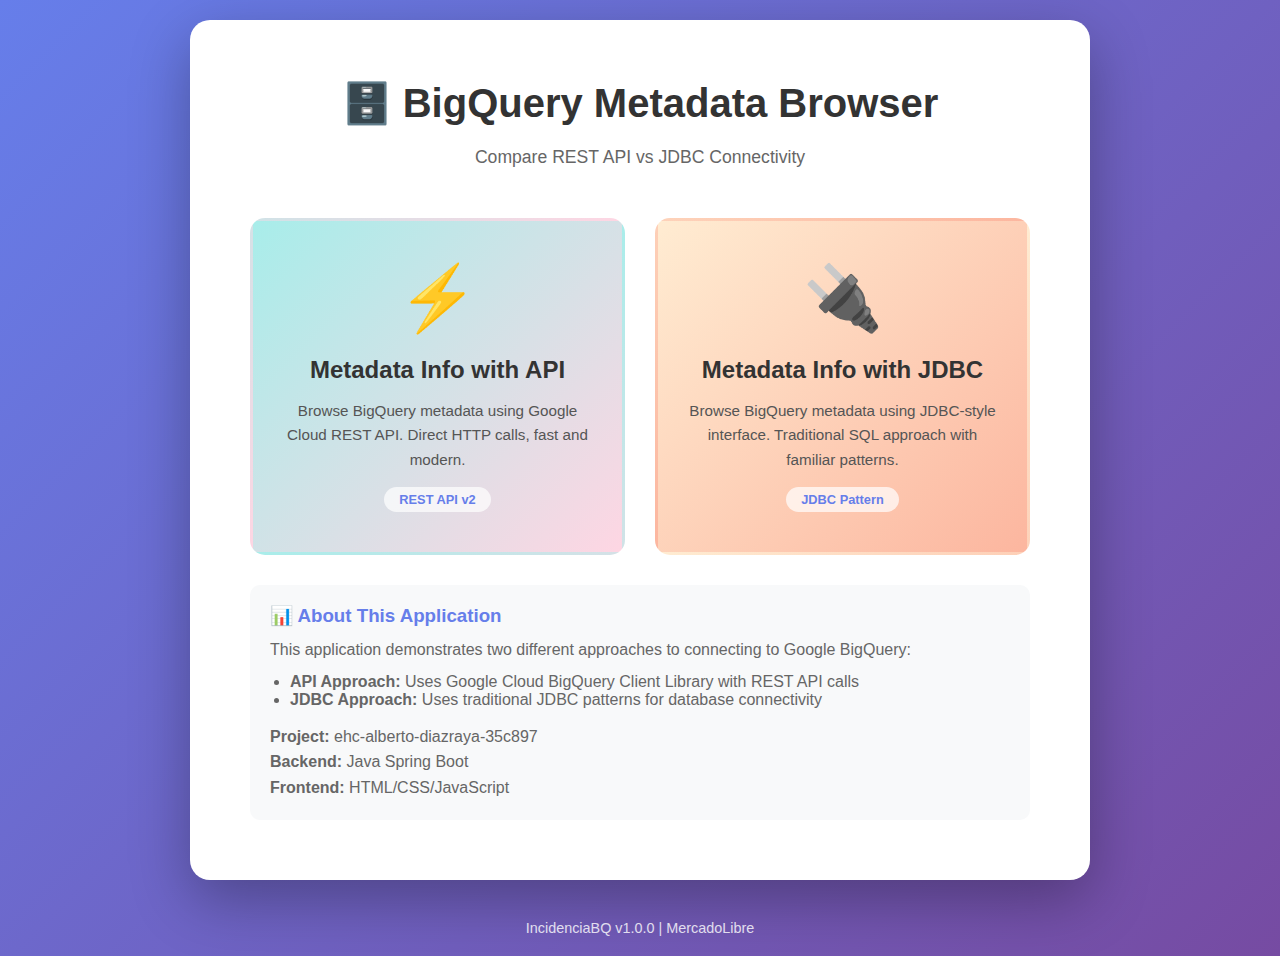
<file: src/main/resources/static/index.html>
<!DOCTYPE html>
<html lang="en">
<head>
    <meta charset="UTF-8">
    <meta name="viewport" content="width=device-width, initial-scale=1.0">
    <title>BigQuery Metadata Browser</title>
    <style>
        * {
            margin: 0;
            padding: 0;
            box-sizing: border-box;
        }

        body {
            font-family: 'Segoe UI', Tahoma, Geneva, Verdana, sans-serif;
            background: linear-gradient(135deg, #667eea 0%, #764ba2 100%);
            min-height: 100vh;
            display: flex;
            flex-direction: column;
            align-items: center;
            justify-content: center;
            padding: 20px;
        }

        .container {
            max-width: 900px;
            width: 100%;
            background: white;
            border-radius: 20px;
            box-shadow: 0 20px 60px rgba(0, 0, 0, 0.3);
            padding: 60px;
            text-align: center;
        }

        h1 {
            color: #333;
            margin-bottom: 20px;
            font-size: 2.5em;
            font-weight: 700;
        }

        .subtitle {
            color: #666;
            margin-bottom: 50px;
            font-size: 1.1em;
        }

        .options-container {
            display: grid;
            grid-template-columns: repeat(auto-fit, minmax(300px, 1fr));
            gap: 30px;
            margin-top: 40px;
        }

        .option-card {
            background: linear-gradient(135deg, #f5f7fa 0%, #c3cfe2 100%);
            border-radius: 15px;
            padding: 40px 30px;
            cursor: pointer;
            transition: all 0.3s ease;
            border: 3px solid transparent;
            text-decoration: none;
            display: block;
        }

        .option-card:hover {
            transform: translateY(-10px);
            box-shadow: 0 15px 40px rgba(0, 0, 0, 0.2);
            border-color: #667eea;
        }

        .option-card.api {
            background: linear-gradient(135deg, #a8edea 0%, #fed6e3 100%);
        }

        .option-card.jdbc {
            background: linear-gradient(135deg, #ffecd2 0%, #fcb69f 100%);
        }

        .option-icon {
            font-size: 4em;
            margin-bottom: 20px;
        }

        .option-title {
            font-size: 1.5em;
            font-weight: 600;
            color: #333;
            margin-bottom: 15px;
        }

        .option-description {
            color: #555;
            font-size: 0.95em;
            line-height: 1.6;
        }

        .tech-badge {
            display: inline-block;
            background: rgba(255, 255, 255, 0.7);
            padding: 5px 15px;
            border-radius: 20px;
            font-size: 0.8em;
            margin-top: 15px;
            font-weight: 600;
            color: #667eea;
        }

        .footer {
            margin-top: 40px;
            color: white;
            font-size: 0.9em;
            opacity: 0.8;
        }

        .info-section {
            background: #f8f9fa;
            border-radius: 10px;
            padding: 20px;
            margin-top: 30px;
            text-align: left;
        }

        .info-section h3 {
            color: #667eea;
            margin-bottom: 10px;
        }

        .info-section p {
            color: #666;
            line-height: 1.6;
        }
    </style>
</head>
<body>
    <div class="container">
        <h1>🗄️ BigQuery Metadata Browser</h1>
        <p class="subtitle">Compare REST API vs JDBC Connectivity</p>

        <div class="options-container">
            <a href="/api-metadata.html" class="option-card api">
                <div class="option-icon">⚡</div>
                <div class="option-title">Metadata Info with API</div>
                <div class="option-description">
                    Browse BigQuery metadata using Google Cloud REST API.
                    Direct HTTP calls, fast and modern.
                </div>
                <div class="tech-badge">REST API v2</div>
            </a>

            <a href="/jdbc-metadata.html" class="option-card jdbc">
                <div class="option-icon">🔌</div>
                <div class="option-title">Metadata Info with JDBC</div>
                <div class="option-description">
                    Browse BigQuery metadata using JDBC-style interface.
                    Traditional SQL approach with familiar patterns.
                </div>
                <div class="tech-badge">JDBC Pattern</div>
            </a>
        </div>

        <div class="info-section">
            <h3>📊 About This Application</h3>
            <p>
                This application demonstrates two different approaches to connecting to Google BigQuery:
            </p>
            <ul style="margin-top: 10px; margin-left: 20px; color: #666;">
                <li><strong>API Approach:</strong> Uses Google Cloud BigQuery Client Library with REST API calls</li>
                <li><strong>JDBC Approach:</strong> Uses traditional JDBC patterns for database connectivity</li>
            </ul>
            <p style="margin-top: 15px;">
                <strong>Project:</strong> ehc-alberto-diazraya-35c897<br>
                <strong>Backend:</strong> Java Spring Boot<br>
                <strong>Frontend:</strong> HTML/CSS/JavaScript
            </p>
        </div>
    </div>

    <div class="footer">
        <p>IncidenciaBQ v1.0.0 | MercadoLibre</p>
    </div>
</body>
</html>
</file>
